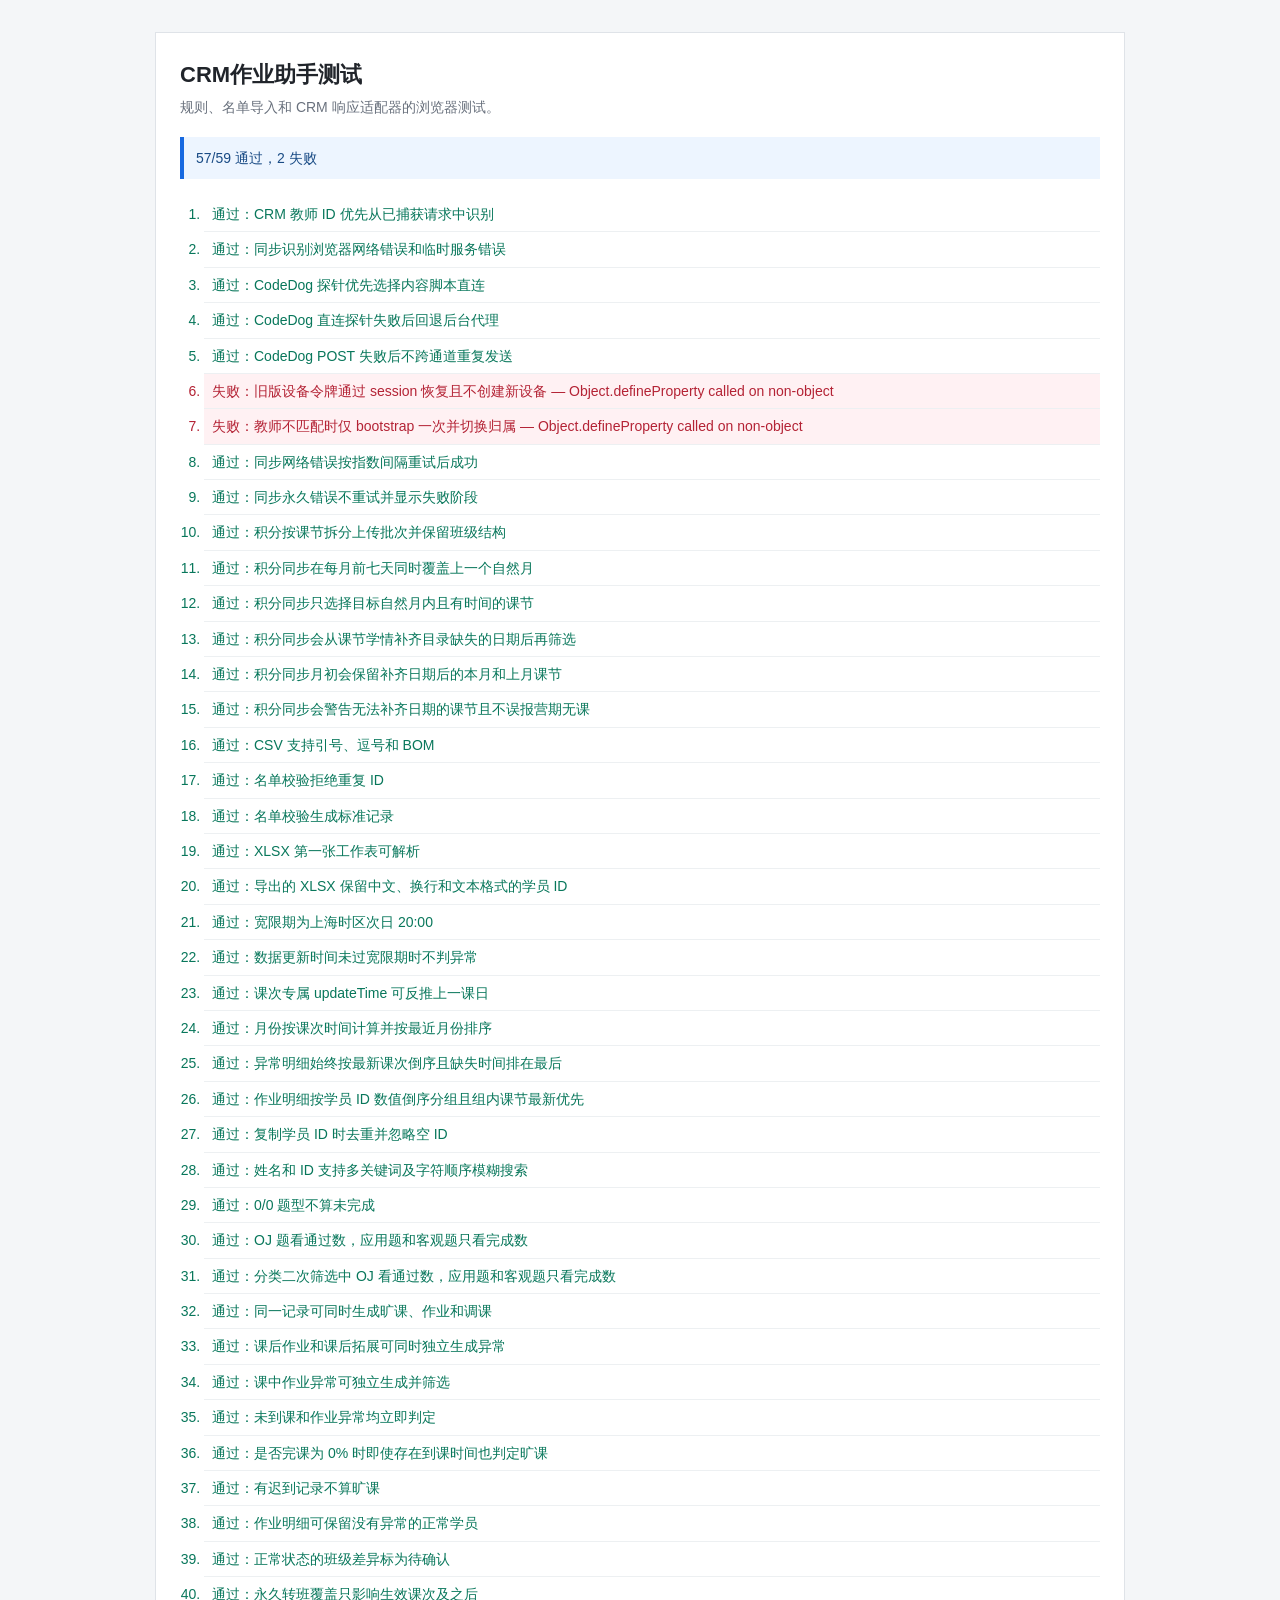
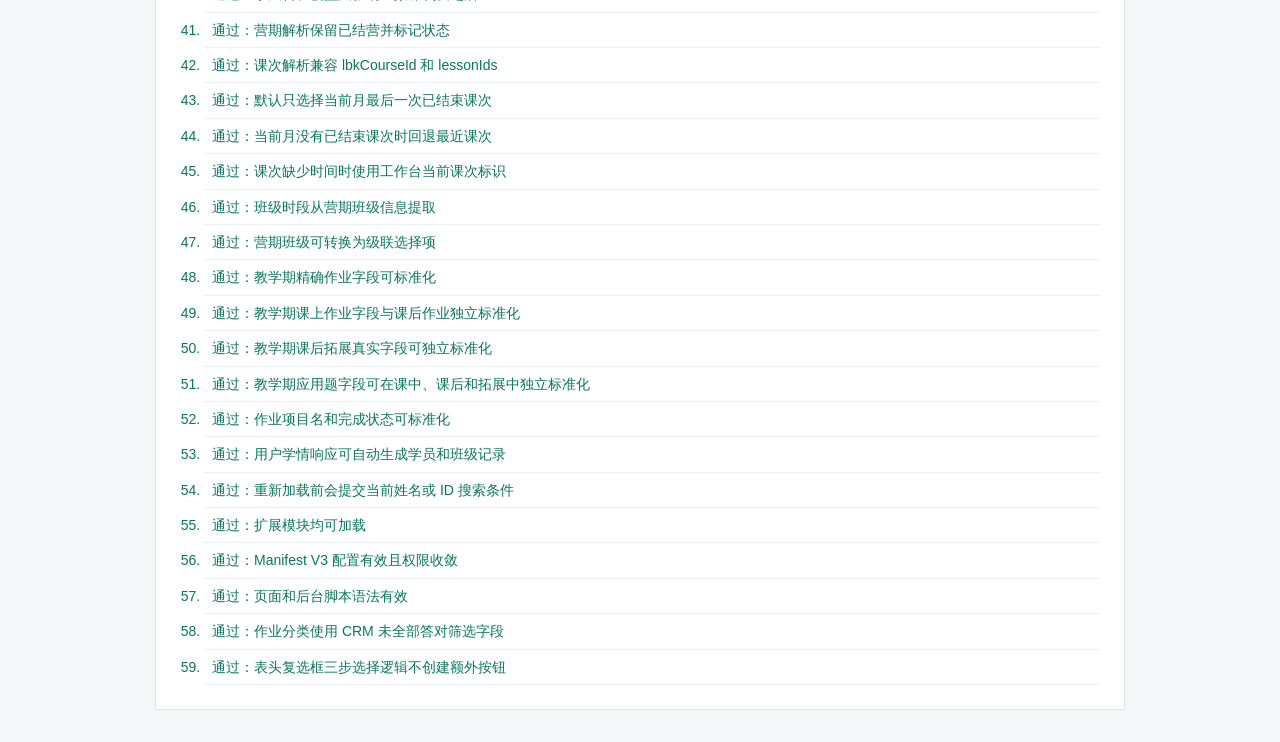
<file: tests/index.html>
<!doctype html>
<html lang="zh-CN">
<head>
  <meta charset="utf-8" />
  <meta name="viewport" content="width=device-width, initial-scale=1" />
  <title>CRM作业助手测试</title>
  <style>
    body { margin: 0; padding: 32px; background: #f4f6f8; color: #20242a; font: 14px/1.6 "Segoe UI", "Microsoft YaHei", sans-serif; }
    main { max-width: 920px; margin: 0 auto; background: #fff; border: 1px solid #dfe3e8; padding: 24px; }
    h1 { margin: 0 0 4px; font-size: 22px; }
    p { margin: 0 0 18px; color: #69717d; }
    ol { margin: 0; padding-left: 24px; }
    li { padding: 6px 8px; border-bottom: 1px solid #edf0f2; }
    .pass { color: #08775b; }
    .fail { color: #b42335; background: #fff1f3; }
    #summary { margin: 18px 0; padding: 10px 12px; border-left: 4px solid #1769e0; background: #edf5ff; color: #194b85; }
  </style>
</head>
<body>
  <main>
    <h1>CRM作业助手测试</h1>
    <p>规则、名单导入和 CRM 响应适配器的浏览器测试。</p>
    <div id="summary">正在运行…</div>
    <ol id="results"></ol>
  </main>
  <script type="module" src="./tests.js"></script>
</body>
</html>
</file>
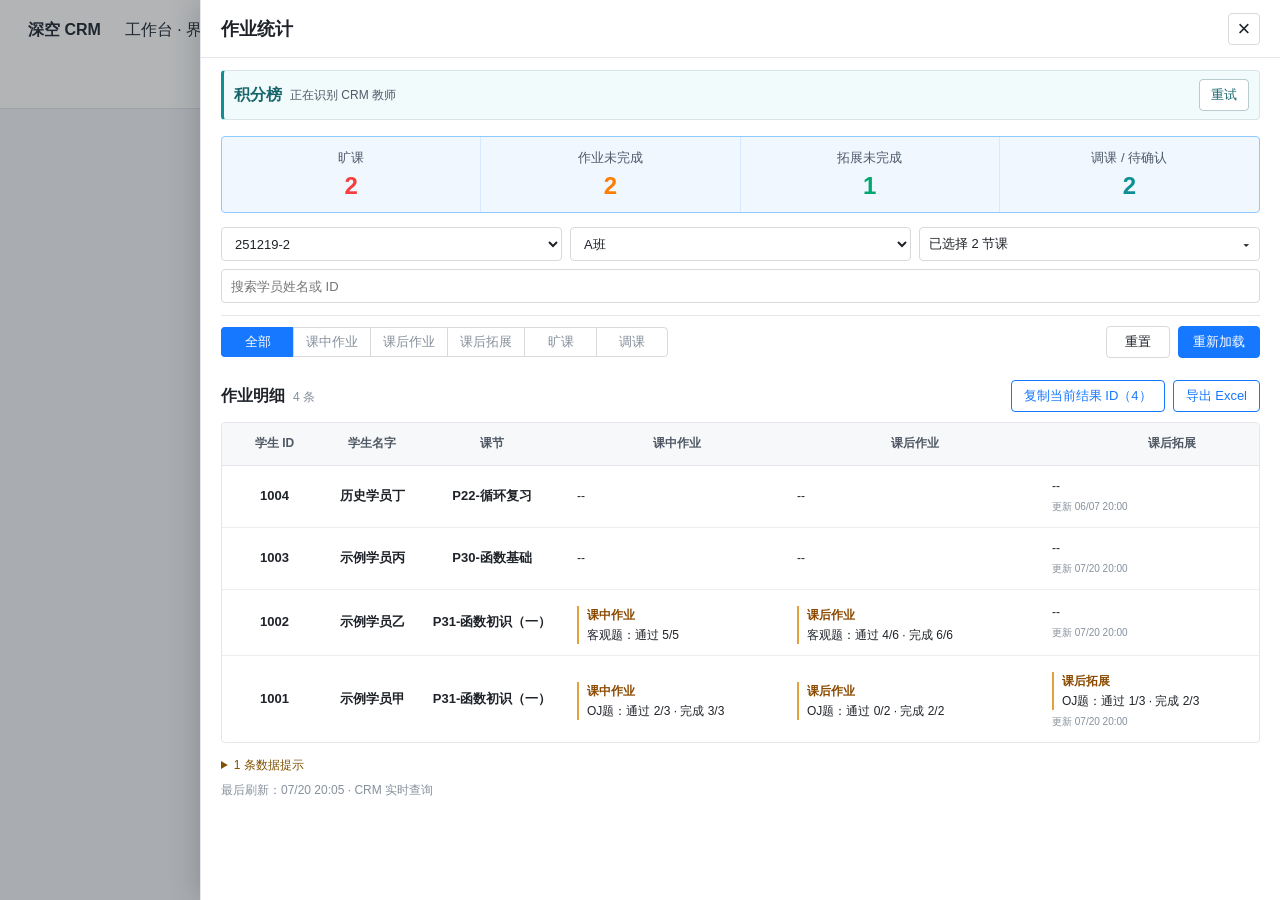
<file: tests/mock.html>
<!doctype html>
<html lang="zh-CN">
<head>
  <meta charset="utf-8" />
  <meta name="viewport" content="width=device-width, initial-scale=1" />
  <title>CRM作业助手界面预览</title>
  <link rel="stylesheet" href="../src/styles.css" />
  <style>
    body { margin: 0; min-height: 100vh; background: #f2f4f7; font-family: "Microsoft YaHei", sans-serif; }
    .mock-crm { height: 68px; padding: 20px 28px; border-bottom: 1px solid #e1e4e8; background: #fff; color: #1f2933; }
    .mock-crm strong { margin-right: 24px; }
  </style>
</head>
<body>
  <div class="mock-crm"><strong>深空 CRM</strong><span>工作台 · 界面预览</span></div>
  <script type="module" src="./mock.js"></script>
</body>
</html>
</file>
<file: src/styles.css>
#crm-learning-alert-root,
#crm-learning-alert-root *,
.crm-alert-trigger,
.crm-alert-trigger * {
  box-sizing: border-box;
  letter-spacing: 0;
}

#crm-learning-alert-root {
  --crm-alert-text: #1f2329;
  --crm-alert-muted: #86909c;
  --crm-alert-line: #e5e6eb;
  --crm-alert-soft: #f7f8fa;
  --crm-alert-blue: #1677ff;
  --crm-alert-red: #f53f3f;
  --crm-alert-amber: #ff7d00;
  --crm-alert-cyan: #0e8f93;
  --crm-alert-green: #00a870;
  color: var(--crm-alert-text);
  font-family: -apple-system, BlinkMacSystemFont, "Segoe UI", "PingFang SC", "Microsoft YaHei", sans-serif;
}

.crm-alert-trigger {
  position: absolute;
  z-index: 3;
  display: none;
  align-items: center;
  justify-content: center;
  width: 88px;
  height: 32px;
  padding: 4px 15px;
  border: 1px solid #d9d9d9;
  border-radius: 6px;
  background: #fff;
  color: rgba(0, 0, 0, 0.88);
  box-shadow: 0 2px 0 rgba(0, 0, 0, 0.02);
  cursor: pointer;
  font-family: -apple-system, system-ui, "Segoe UI", Roboto, "Helvetica Neue", Arial, "Noto Sans", sans-serif;
  font-size: 14px;
  font-weight: 400;
  line-height: 22px;
  white-space: nowrap;
  user-select: none;
  transition: border-color 200ms ease, color 200ms ease;
}

.crm-alert-trigger:hover { border-color: #4096ff; color: #4096ff; }
.crm-alert-trigger.is-page-anchored {
  top: 11px;
  right: 16px;
  display: flex;
}

.crm-alert-backdrop {
  position: fixed;
  z-index: 2147483001;
  inset: 0;
  background: rgba(31, 35, 41, 0.34);
}

.crm-alert-drawer {
  position: fixed;
  z-index: 2147483002;
  top: 0;
  right: 0;
  width: min(1080px, 96vw);
  height: 100vh;
  overflow: hidden;
  transform: translateX(102%);
  background: #fff;
  border-left: 1px solid var(--crm-alert-line);
  box-shadow: -8px 0 24px rgba(31, 35, 41, 0.16);
  transition: transform 200ms ease;
}

.crm-alert-drawer.is-open { transform: translateX(0); }

.crm-alert-header {
  height: 58px;
  padding: 0 20px;
  border-bottom: 1px solid var(--crm-alert-line);
  display: flex;
  align-items: center;
  justify-content: space-between;
  background: #fff;
}

.crm-alert-header h2 {
  margin: 0;
  color: var(--crm-alert-text);
  font-size: 18px;
  line-height: 24px;
  font-weight: 600;
}

.crm-alert-header__actions { display: flex; align-items: center; gap: 8px; }
.crm-alert-header button,
.crm-alert-results button {
  min-height: 32px;
  padding: 0 12px;
  border: 1px solid #d9d9d9;
  border-radius: 4px;
  background: #fff;
  color: var(--crm-alert-text);
  cursor: pointer;
  font-size: 13px;
}
.crm-alert-header button:hover,
.crm-alert-results button:hover { border-color: var(--crm-alert-blue); color: var(--crm-alert-blue); }
.crm-alert-header button:disabled {
  border-color: #e5e6eb;
  color: #c9cdd4;
  cursor: not-allowed;
}
.crm-alert-icon-button {
  width: 32px;
  padding: 0 !important;
  font-size: 22px !important;
  line-height: 30px;
}

.crm-alert-body {
  height: calc(100vh - 58px);
  overflow: auto;
  padding: 0 20px 24px;
  background: #fff;
}

.crm-alert-status:empty { display: none; }
.crm-alert-ranking { margin: 12px 0; }
.crm-alert-ranking__bar {
  min-height: 46px;
  padding: 8px 10px;
  border: 1px solid #d9e4e6;
  border-left: 3px solid var(--crm-alert-cyan);
  border-radius: 4px;
  background: #f2fbfb;
  display: flex;
  align-items: center;
  gap: 8px;
}
.crm-alert-ranking__bar strong { color: #17666b; white-space: nowrap; }
.crm-alert-ranking__bar span { min-width: 0; flex: 1; color: #4e5969; font-size: 12px; overflow-wrap: anywhere; }
.crm-alert-ranking__bar small { color: var(--crm-alert-muted); white-space: nowrap; }
.crm-alert-ranking__bar input {
  width: 150px;
  height: 32px;
  border: 1px solid #c9d5d8;
  border-radius: 4px;
  padding: 0 9px;
  background: #fff;
}
.crm-alert-ranking__bar button {
  min-height: 32px;
  padding: 0 11px;
  border: 1px solid #b8cbce;
  border-radius: 4px;
  background: #fff;
  color: #17666b;
  cursor: pointer;
}
.crm-alert-ranking__bar button:disabled { color: #aeb8bf; cursor: not-allowed; }
@media (max-width: 620px) {
  .crm-alert-ranking__bar { flex-wrap: wrap; }
  .crm-alert-ranking__bar span { flex-basis: calc(100% - 72px); }
  .crm-alert-ranking__bar small { width: 100%; }
}
.crm-alert-loading-mask {
  position: absolute;
  z-index: 4;
  inset: 58px 0 0;
  display: flex;
  align-items: center;
  justify-content: center;
  padding: 24px;
  background: rgba(247, 248, 250, 0.82);
  backdrop-filter: blur(1px);
}
.crm-alert-loading-mask[hidden] { display: none; }
.crm-alert-loading-dialog {
  width: min(300px, calc(100vw - 48px));
  min-height: 132px;
  padding: 22px 24px;
  border: 1px solid var(--crm-alert-line);
  border-radius: 6px;
  background: #fff;
  box-shadow: 0 10px 30px rgba(31, 35, 41, 0.16);
  display: flex;
  flex-direction: column;
  align-items: center;
  justify-content: center;
  gap: 9px;
  text-align: center;
}
.crm-alert-loading-dialog strong {
  color: var(--crm-alert-text);
  font-size: 15px;
  line-height: 22px;
}
.crm-alert-loading-dialog > span:last-child {
  max-width: 100%;
  color: var(--crm-alert-muted);
  font-size: 13px;
  line-height: 20px;
  overflow-wrap: anywhere;
}
.crm-alert-banner {
  margin-top: 12px;
  padding: 10px 12px;
  border-left: 3px solid;
  border-radius: 2px;
  font-size: 13px;
  line-height: 20px;
}
.crm-alert-banner--error { border-color: var(--crm-alert-red); background: #fff0f2; color: #8f1d2d; }
.crm-alert-spinner {
  flex: none;
  width: 30px;
  height: 30px;
  border: 3px solid #c9def8;
  border-top-color: var(--crm-alert-blue);
  border-radius: 50%;
  animation: crm-alert-spin 700ms linear infinite;
}
@keyframes crm-alert-spin { to { transform: rotate(360deg); } }

.crm-alert-summary {
  display: grid;
  grid-template-columns: repeat(4, minmax(0, 1fr));
  gap: 0;
  margin-top: 16px;
  overflow: hidden;
  border: 1px solid #91caff;
  border-radius: 4px;
  background: #f0f7ff;
}
.crm-alert-summary:empty { display: none; }
.crm-alert-summary__item {
  min-width: 0;
  min-height: 70px;
  padding: 12px 16px;
  display: flex;
  flex-direction: column;
  align-items: center;
  justify-content: center;
  gap: 5px;
  border-right: 1px solid #d6e9ff;
  background: transparent;
  text-align: center;
}
.crm-alert-summary__item:nth-child(4) { border-right: 0; }
.crm-alert-summary__item span { color: #4e5969; font-size: 13px; }
.crm-alert-summary__item strong { font-size: 24px; line-height: 28px; }
.crm-alert-summary__item--absence strong { color: var(--crm-alert-red); }
.crm-alert-summary__item--homework strong { color: var(--crm-alert-amber); }
.crm-alert-summary__item--extension strong { color: var(--crm-alert-green); }
.crm-alert-summary__item--transfer strong { color: var(--crm-alert-cyan); }

.crm-alert-segments {
  display: flex;
  align-items: center;
  justify-content: space-between;
  gap: 16px;
  padding: 10px 0 12px;
  overflow-x: auto;
  background: #fff;
}
.crm-alert-segment-buttons {
  display: flex;
  flex: none;
}
.crm-alert-segment-buttons button {
  min-width: 72px;
  height: 30px;
  padding: 0 12px;
  border: 1px solid #d9d9d9;
  border-right: 0;
  background: #fff;
  color: var(--crm-alert-muted);
  cursor: pointer;
}
.crm-alert-segment-buttons button:first-child { border-radius: 4px 0 0 4px; }
.crm-alert-segment-buttons button:last-child { border-right: 1px solid #d9d9d9; border-radius: 0 4px 4px 0; }
.crm-alert-segment-buttons button.is-active { border-color: var(--crm-alert-blue); background: var(--crm-alert-blue); color: #fff; }
.crm-alert-segment-buttons button:disabled { cursor: not-allowed; opacity: 0.55; }

.crm-alert-filter-grid {
  display: grid;
  grid-template-columns: repeat(3, minmax(0, 1fr));
  gap: 8px;
  padding: 14px 0 12px;
  border-bottom: 1px solid var(--crm-alert-line);
}
.crm-alert-filter-grid > select,
.crm-alert-filter-grid > input[data-filter="query"],
.crm-alert-multi-select__trigger {
  width: 100%;
  min-width: 0;
  height: 34px;
  padding: 0 9px;
  border: 1px solid #d9d9d9;
  border-radius: 4px;
  background: #fff;
  color: var(--crm-alert-text);
  font-size: 13px;
}
.crm-alert-filter-grid > input[data-filter="query"] { grid-column: 1 / -1; }
.crm-alert-filter-grid > select:disabled,
.crm-alert-multi-select__trigger:disabled { background: #f5f5f5; color: #a2a8b0; cursor: not-allowed; }
.crm-alert-filter-grid > select:focus,
.crm-alert-filter-grid > input[data-filter="query"]:focus,
.crm-alert-multi-select__trigger:focus { border-color: var(--crm-alert-blue); outline: 2px solid rgba(22, 119, 255, 0.1); }

.crm-alert-filter-actions {
  display: flex;
  flex: none;
  align-items: center;
  gap: 8px;
}
.crm-alert-filter-actions button {
  min-width: 64px;
  height: 32px;
  padding: 0 14px;
  border: 1px solid #d9d9d9;
  border-radius: 4px;
  background: #fff;
  color: var(--crm-alert-text);
  cursor: pointer;
  font-size: 13px;
}
.crm-alert-filter-actions button:hover { border-color: var(--crm-alert-blue); color: var(--crm-alert-blue); }
.crm-alert-filter-actions button.is-primary { border-color: var(--crm-alert-blue); background: var(--crm-alert-blue); color: #fff; }
.crm-alert-filter-actions button.is-primary:hover { border-color: #4096ff; background: #4096ff; color: #fff; }
.crm-alert-filter-actions button:disabled { border-color: #e5e6eb; color: #c9cdd4; cursor: not-allowed; }
.crm-alert-filter-actions button.is-primary:disabled { border-color: #91caff; background: #91caff; color: #fff; }

.crm-alert-multi-select { position: relative; min-width: 0; }
.crm-alert-multi-select__trigger {
  display: flex;
  align-items: center;
  justify-content: space-between;
  gap: 8px;
  text-align: left;
  cursor: pointer;
}
.crm-alert-multi-select__trigger span:first-child { overflow: hidden; text-overflow: ellipsis; white-space: nowrap; }
.crm-alert-multi-select__menu {
  position: absolute;
  z-index: 8;
  top: calc(100% + 4px);
  right: 0;
  left: 0;
  overflow: hidden;
  border: 1px solid #d9d9d9;
  border-radius: 4px;
  background: #fff;
  box-shadow: 0 8px 24px rgba(31, 35, 41, 0.16);
}
.crm-alert-multi-select__all,
.crm-alert-multi-select__options label {
  display: flex;
  align-items: center;
  gap: 8px;
  min-height: 34px;
  padding: 6px 10px;
  cursor: pointer;
  font-size: 13px;
  line-height: 20px;
}
.crm-alert-multi-select__all { border-bottom: 1px solid var(--crm-alert-line); font-weight: 600; }
.crm-alert-multi-select__options { max-height: 280px; overflow-y: auto; padding: 4px 0; }
.crm-alert-multi-select__options label:hover { background: #f2f7ff; }
.crm-alert-multi-select__all input,
.crm-alert-multi-select__options input { flex: none; width: 14px; height: 14px; margin: 0; accent-color: var(--crm-alert-blue); }
.crm-alert-multi-select__options span { min-width: 0; overflow-wrap: anywhere; }
.crm-alert-multi-select__actions {
  display: flex;
  justify-content: flex-end;
  gap: 8px;
  padding: 8px 10px;
  border-top: 1px solid var(--crm-alert-line);
  background: var(--crm-alert-soft);
}
.crm-alert-multi-select__actions button {
  min-width: 56px;
  height: 30px;
  padding: 0 12px;
  border: 1px solid #d9d9d9;
  border-radius: 4px;
  background: #fff;
  color: var(--crm-alert-text);
  cursor: pointer;
  font-size: 13px;
}
.crm-alert-multi-select__actions button.is-primary { border-color: var(--crm-alert-blue); background: var(--crm-alert-blue); color: #fff; }

.crm-alert-result-heading {
  min-height: 52px;
  display: flex;
  align-items: center;
  justify-content: space-between;
  gap: 12px;
}
.crm-alert-result-title { min-width: 0; display: flex; align-items: baseline; gap: 8px; }
.crm-alert-result-heading span { color: var(--crm-alert-muted); font-size: 12px; }
.crm-alert-result-actions { display: flex; flex: none; align-items: center; justify-content: flex-end; gap: 8px; }
.crm-alert-result-heading button {
  flex: none;
  min-height: 32px;
  padding: 0 12px;
  border: 1px solid var(--crm-alert-blue);
  border-radius: 4px;
  background: #fff;
  color: var(--crm-alert-blue);
  cursor: pointer;
  font-size: 13px;
}
.crm-alert-table-wrap { width: 100%; overflow: auto; border: 1px solid var(--crm-alert-line); border-radius: 4px; }
.crm-alert-table { width: 100%; min-width: 1080px; border-collapse: collapse; table-layout: fixed; font-size: 12px; }
.crm-alert-table th {
  height: 42px;
  padding: 8px 10px;
  border-bottom: 1px solid var(--crm-alert-line);
  background: var(--crm-alert-soft);
  color: #4f5864;
  text-align: center;
  vertical-align: middle;
  font-weight: 600;
}
.crm-alert-table th:nth-child(1) { width: 105px; }
.crm-alert-table th:nth-child(2) { width: 90px; }
.crm-alert-table th:nth-child(3) { width: 150px; }
.crm-alert-table th:nth-child(4) { width: 220px; }
.crm-alert-table th:nth-child(5) { width: 255px; }
.crm-alert-table th:nth-child(6) { width: 260px; }
.crm-alert-table td {
  padding: 11px 10px;
  border-bottom: 1px solid #eceff2;
  text-align: left;
  vertical-align: middle;
  line-height: 18px;
}
.crm-alert-table th:nth-child(-n+3),
.crm-alert-table td:nth-child(-n+3) { padding-right: 8px; padding-left: 8px; }
.crm-alert-table td:nth-child(-n+3) { text-align: center; vertical-align: middle; }
.crm-alert-table tr:last-child td { border-bottom: 0; }
.crm-alert-table tbody tr:hover { background: #fafcff; }
.crm-alert-table td > span,
.crm-alert-table td > small { display: block; overflow-wrap: anywhere; }
.crm-alert-table td > strong { display: block; font-size: 13px; }
.crm-alert-table td:nth-child(1),
.crm-alert-table td:nth-child(2) { overflow: hidden; text-overflow: ellipsis; white-space: nowrap; }
.crm-alert-table td:nth-child(3) > strong {
  display: -webkit-box;
  overflow: hidden;
  overflow-wrap: anywhere;
  -webkit-box-orient: vertical;
  -webkit-line-clamp: 2;
}
.crm-alert-table td > b { display: block; color: var(--crm-alert-muted); font-weight: 400; }
.crm-alert-table small { margin-top: 3px; color: var(--crm-alert-muted); }
.crm-alert-homework-details { margin-top: 5px; padding-left: 8px; border-left: 2px solid #e3a13e; }
.crm-alert-homework-details strong,
.crm-alert-homework-details span { display: block; overflow-wrap: anywhere; }
.crm-alert-homework-details strong { color: #8b4a00; font-size: 12px; }
.crm-alert-homework-details span { margin-top: 2px; }
.crm-alert-tags { display: flex; flex-wrap: wrap; gap: 4px; }
.crm-alert-tag { display: inline-flex; min-height: 22px; padding: 1px 6px; border-radius: 3px; align-items: center; }
.crm-alert-tag--absence { background: #fff1f0; color: #cf1322; }
.crm-alert-tag--homework { background: #fff7e6; color: #d46b08; }
.crm-alert-tag--extension { background: #f0fff4; color: #168f5b; }
.crm-alert-tag--transfer { background: #e6fffb; color: #0e7c80; }
.crm-alert-tag--mismatch { background: #f2f3f5; color: #4e5969; }
.crm-alert-link-button { display: block; margin-top: 5px; border: 0 !important; padding: 0 !important; color: var(--crm-alert-blue) !important; background: transparent !important; }

.crm-alert-empty {
  min-height: 180px;
  display: flex;
  flex-direction: column;
  align-items: center;
  justify-content: center;
  gap: 6px;
  color: var(--crm-alert-muted);
  text-align: center;
}
.crm-alert-empty strong { color: var(--crm-alert-text); font-size: 15px; }
.crm-alert-empty span { max-width: 360px; font-size: 12px; }

.crm-alert-notes { padding-top: 14px; color: var(--crm-alert-muted); font-size: 12px; }
.crm-alert-notes summary { cursor: pointer; color: #805000; }
.crm-alert-notes ul { margin: 8px 0 0; padding-left: 18px; }
.crm-alert-notes li { margin: 4px 0; }
.crm-alert-notes p { margin: 8px 0 0; }

@media (max-width: 720px) {
  .crm-alert-drawer { width: 100vw; }
  .crm-alert-body { padding: 0 14px 24px; }
  .crm-alert-summary { grid-template-columns: 1fr; }
  .crm-alert-summary__item { min-height: 56px; }
  .crm-alert-segments { overflow-x: auto; }
  .crm-alert-filter-grid { grid-template-columns: 1fr; }
  .crm-alert-filter-grid > input[data-filter="query"] { grid-column: 1; }
  .crm-alert-result-heading { align-items: flex-start; flex-wrap: wrap; padding: 10px 0; }
  .crm-alert-result-title { align-items: flex-start; flex-direction: column; gap: 2px; }
  .crm-alert-result-actions { flex-wrap: wrap; }
}

@media (prefers-reduced-motion: reduce) {
  .crm-alert-drawer { transition: none; }
  .crm-alert-spinner { animation: none; }
}
</file>
